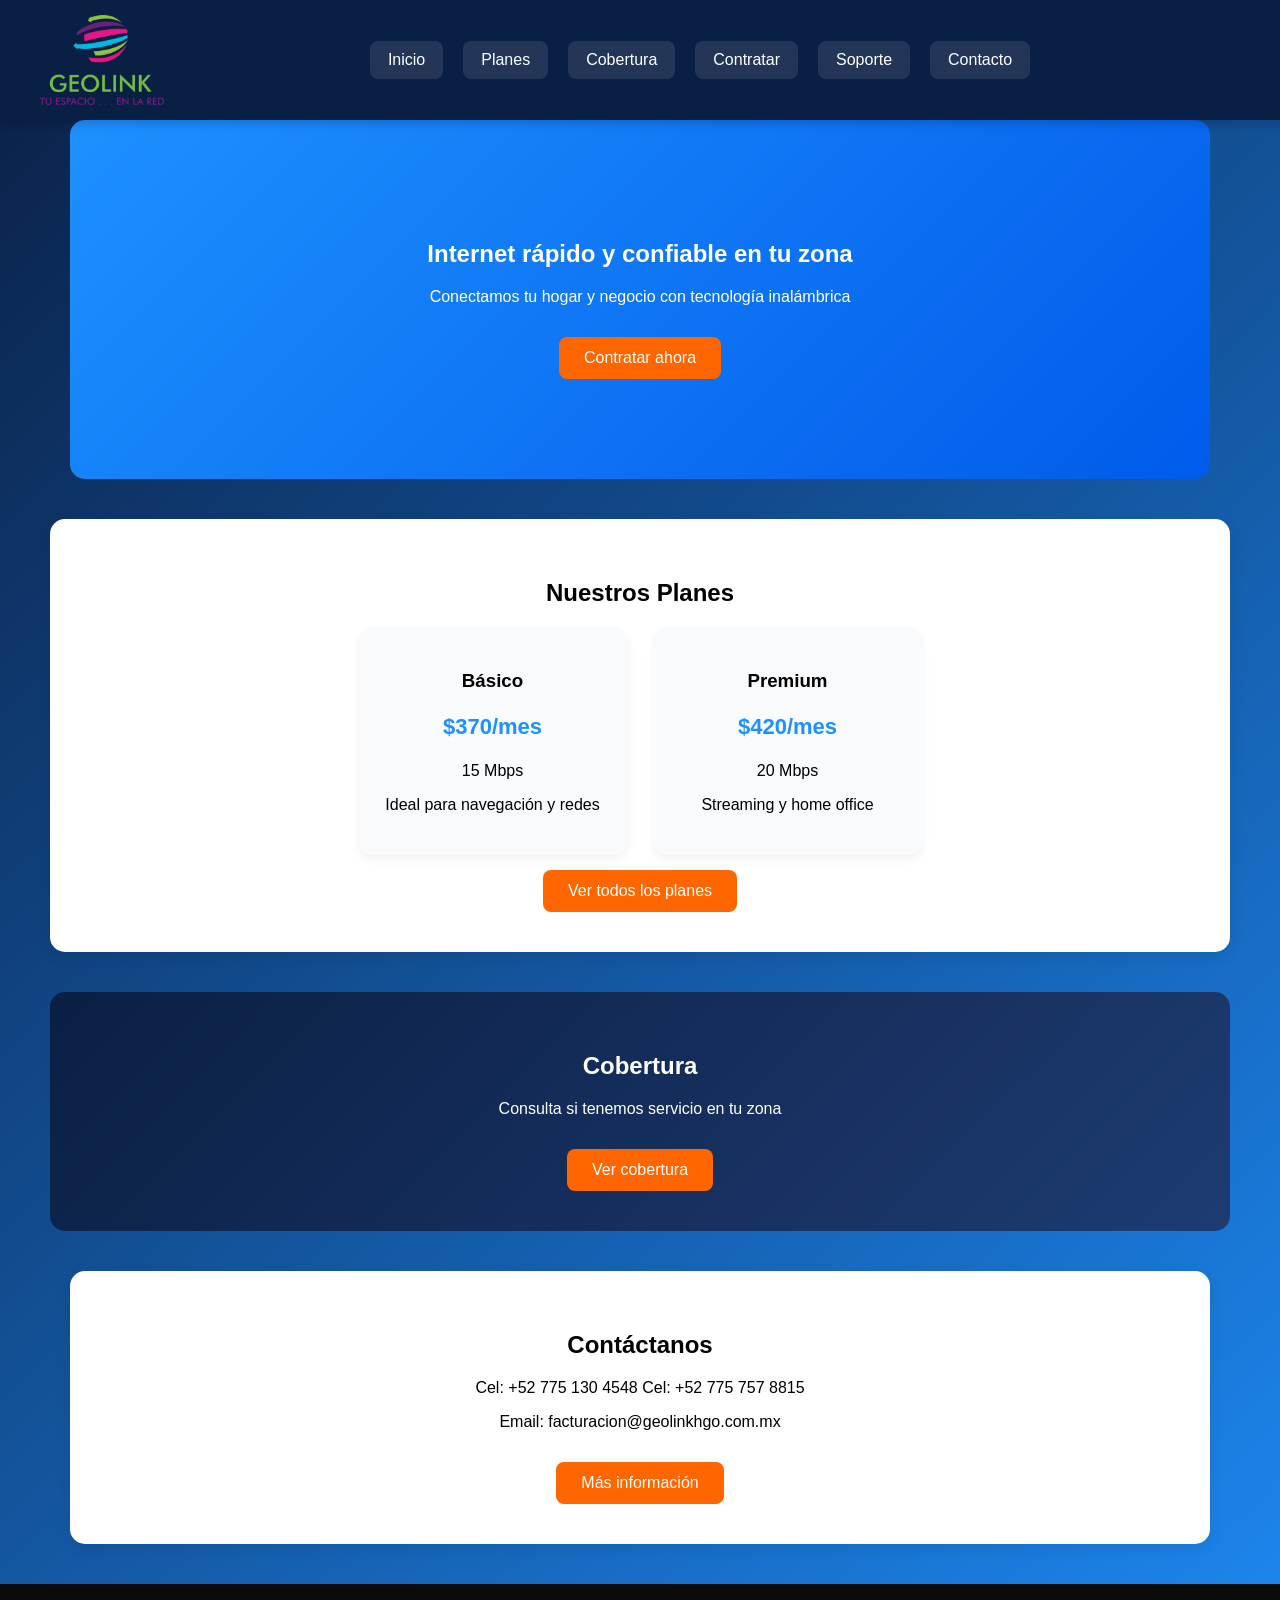
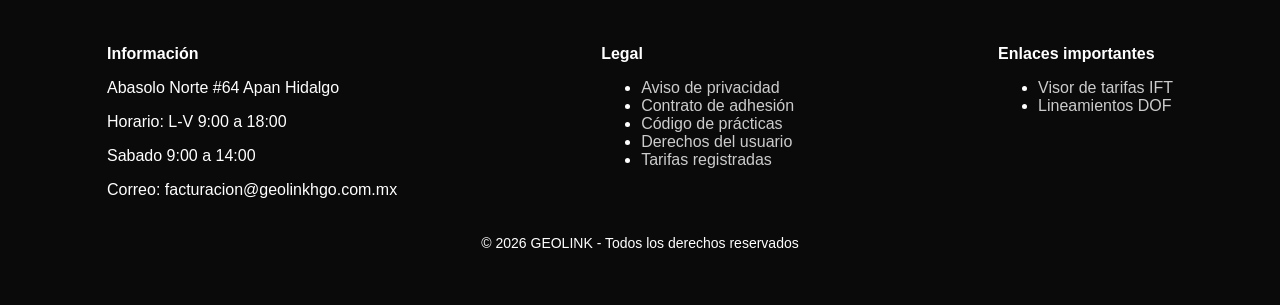
<file: index.html>
<!DOCTYPE html>
<html lang="es">
<head>
    <meta charset="UTF-8">
    <meta name="viewport" content="width=device-width, initial-scale=1.0">
    <title>GEOLINK Internet inalámbrico</title>

    <link rel="stylesheet" href="styles.css">
</head>
<body>

<!-- 🔝 NAVBAR -->
<header>
    <nav class="navbar">
        <a href="index.html" class="logo">
            <img src="LogoLegacy.png" alt="GEOLINK">
        </a>

        <!-- Botón Hamburguesa -->
        <button class="hamburger" id="hamburger">
            <span></span>
            <span></span>
            <span></span>
        </button>

        <ul class="menu" id="menu">
            <li><a href="index.html">Inicio</a></li>
            <li><a href="planes.html">Planes</a></li>
            <li><a href="cobertura.html">Cobertura</a></li>
            <li><a href="contratar.html">Contratar</a></li>
            <li><a href="soporte.html">Soporte</a></li>
            <li><a href="contacto.html">Contacto</a></li>
        </ul>
    </nav>
</header>

<!-- 🚀 HERO -->
<section class="hero">
    <h1>Internet rápido y confiable en tu zona</h1>
    <p>Conectamos tu hogar y negocio con tecnología inalámbrica</p>
    <a href="contratar.html" class="btn">Contratar ahora</a>
</section>

<!-- 💰 PLANES DESTACADOS -->
<section class="planes">
    <h2>Nuestros Planes</h2>

    <div class="cards">
        <div class="card">
            <h3>Básico</h3>
            <p class="precio">$370/mes</p>
            <p>15 Mbps</p>
            <p>Ideal para navegación y redes</p>
        </div>

        <div class="card">
            <h3>Premium</h3>
            <p class="precio">$420/mes</p>
            <p>20 Mbps</p>
            <p>Streaming y home office</p>
        </div>
    </div>

    <a href="planes.html" class="btn">Ver todos los planes</a>
</section>

<!-- 📡 COBERTURA -->
<section class="cobertura">
    <h2>Cobertura</h2>
    <p>Consulta si tenemos servicio en tu zona</p>
    <a href="cobertura.html" class="btn">Ver cobertura</a>
</section>

<!-- 📞 CONTACTO RÁPIDO -->
<section class="contacto">
    <h2>Contáctanos</h2>
    <p>Cel: +52 775 130 4548
       Cel: +52 775 757 8815 
    </p>
    <p>Email: facturacion@geolinkhgo.com.mx</p>
    <a href="contacto.html" class="btn">Más información</a>
</section>

<!-- ⚖️ FOOTER LEGAL (CLAVE PARA IFT / PROFECO) -->
<footer>
    <div class="footer-content">
        
        <div>
            <h4>Información</h4>
            <p>Abasolo Norte #64 Apan Hidalgo</p>
            <p>Horario: L-V 9:00 a 18:00</p>
            <p>      Sabado 9:00 a 14:00</p>
            <p>Correo: facturacion@geolinkhgo.com.mx</p>
        </div>

        <div>
            <h4>Legal</h4>
            <ul>
                <li><a href="legal/aviso-privacidad.html">Aviso de privacidad</a></li>
                <li><a href="legal/contrato.html">Contrato de adhesión</a></li>
                <li><a href="legal/codigo-practicas.html">Código de prácticas</a></li>
                <li><a href="legal/derechos-usuario.html">Derechos del usuario</a></li>
                <li><a href="legal/tarifas.html">Tarifas registradas</a></li>
            </ul>
        </div>

        <div>
            <h4>Enlaces importantes</h4>
            <ul>
                <li><a href="https://tarifas.ift.org.mx/ift_visor/" target="_blank">Visor de tarifas IFT</a></li>
                <li><a href="https://www.dof.gob.mx/" target="_blank">Lineamientos DOF</a></li>
            </ul>
        </div>

    </div>

    <p class="copy">© 2026 GEOLINK - Todos los derechos reservados</p>
</footer>
<script src="script.js"></script>
</body>
</html>
</file>
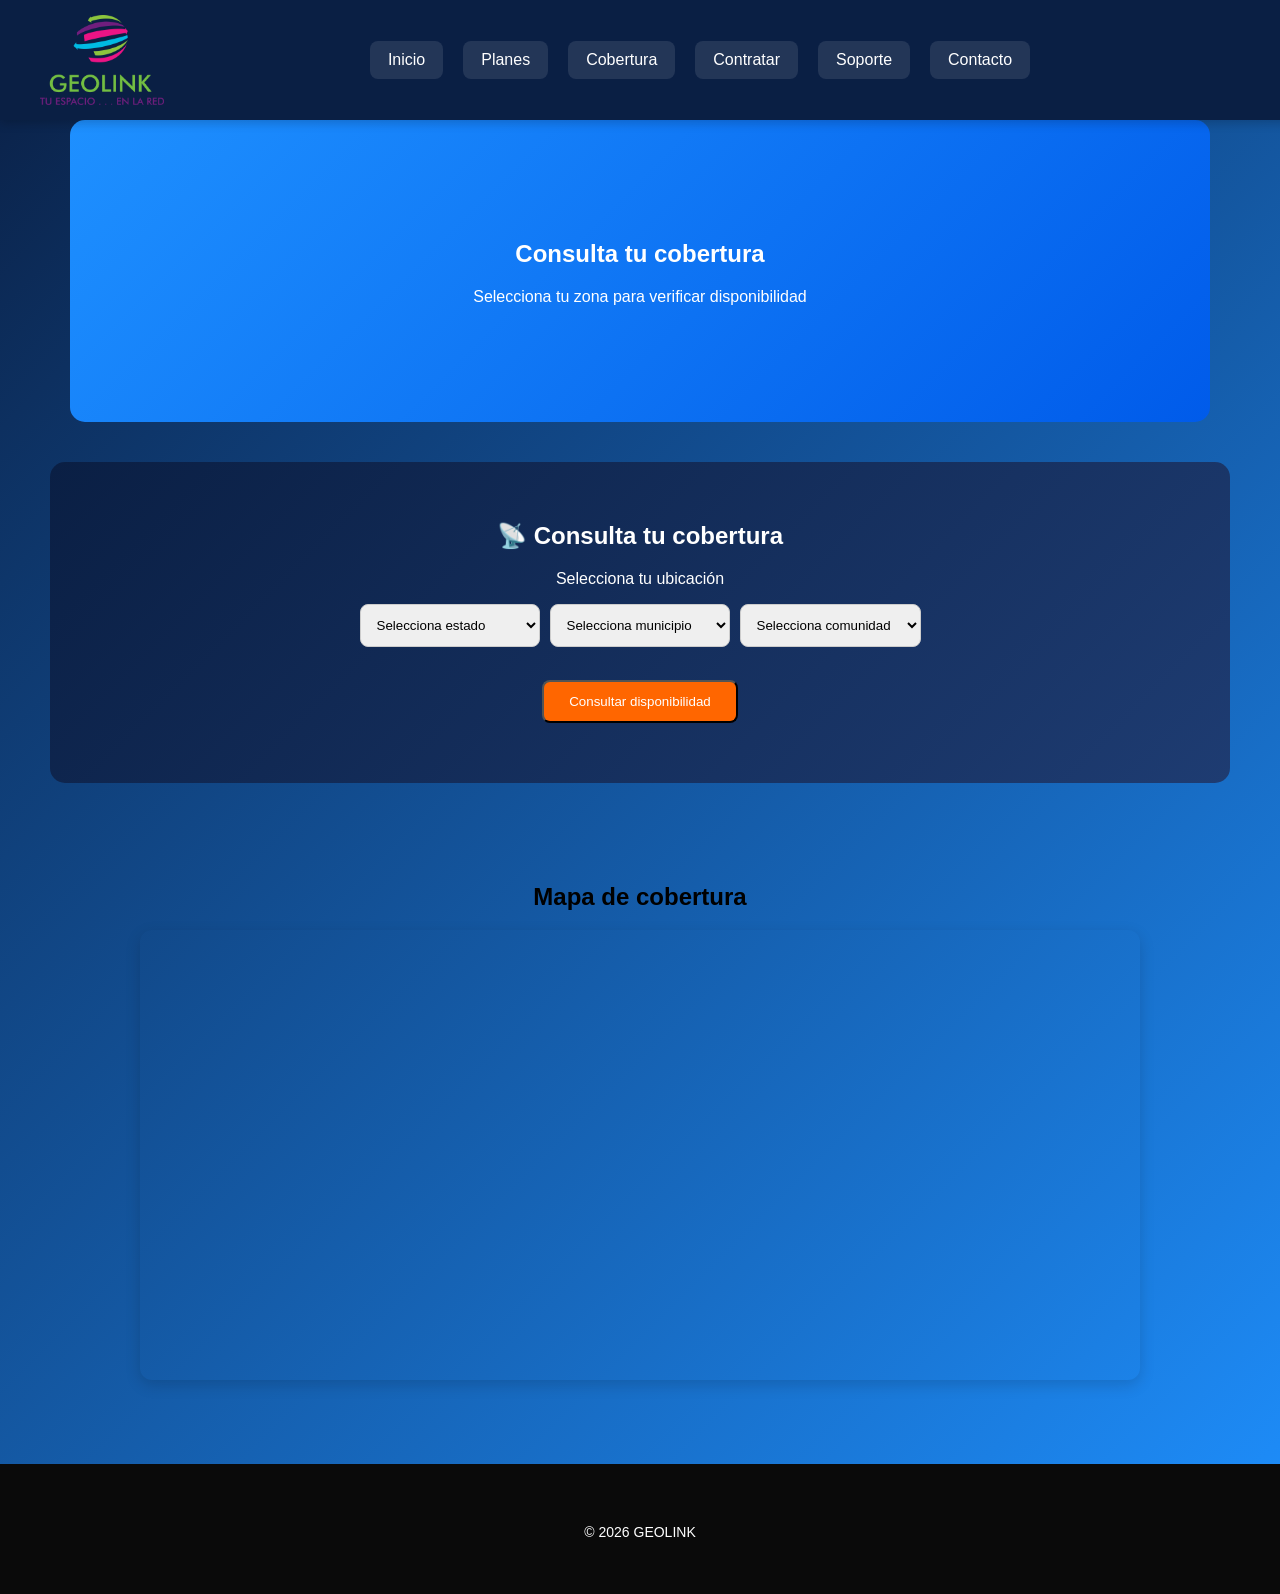
<file: cobertura.html>
<!DOCTYPE html>
<html lang="es">
<head>
    <meta charset="UTF-8">
    <meta name="viewport" content="width=device-width, initial-scale=1.0">
    <title>Cobertura - GEOLINK</title>

    <link rel="stylesheet" href="styles.css">
</head>
<body>

<!-- 🔝 NAVBAR -->
<header>
    <nav class="navbar">
        <a href="index.html" class="logo">
            <img src="LogoLegacy.png" alt="GEOLINK">
        </a>

        <!-- Botón Hamburguesa -->
        <button class="hamburger" id="hamburger">
            <span></span>
            <span></span>
            <span></span>
        </button>

        <ul class="menu" id="menu">
            <li><a href="index.html">Inicio</a></li>
            <li><a href="planes.html">Planes</a></li>
            <li><a href="cobertura.html">Cobertura</a></li>
            <li><a href="contratar.html">Contratar</a></li>
            <li><a href="soporte.html">Soporte</a></li>
            <li><a href="contacto.html">Contacto</a></li>
        </ul>
    </nav>
</header>

<!-- HERO -->
<section class="hero">
    <h1>Consulta tu cobertura</h1>
    <p>Selecciona tu zona para verificar disponibilidad</p>
</section>

<!-- MENÚ DE ZONAS -->
<section class="cobertura">

    <h2>📡 Consulta tu cobertura</h2>
    <p>Selecciona tu ubicación</p>

    <div class="filtros">

        <!-- ESTADO -->
        <select id="estado" onchange="cargarMunicipios()">
            <option value="">Selecciona estado</option>
            <option value="hidalgo">Hidalgo</option>
            <option value="EdoMex">Estado de México</option>
        </select>

        <!-- MUNICIPIO -->
        <select id="municipio" onchange="cargarComunidades()">
            <option value="">Selecciona municipio</option>
        </select>

        <!-- COMUNIDAD -->
        <select id="comunidad">
            <option value="">Selecciona comunidad</option>
        </select>

    </div>

    <br>

    <button onclick="consultarCobertura()" class="btn">
        Consultar disponibilidad
    </button>

    <p id="resultado"></p>

</section>

<!-- MAPA -->
<section class="mapa">

    <h2>Mapa de cobertura</h2>

    <iframe 
        src="https://www.google.com/maps/d/embed?mid=1DD0y2FEWiGMib_-i3435T0fnAOMF3aI&ehbc=2E312F"
        width="100%" 
        height="450"
        style="border-radius: 12px;">
    </iframe>

</section>

<footer>
    <p class="copy">© 2026 GEOLINK</p>
</footer>

<script src="script.js"></script>
</body>
</html>
</file>
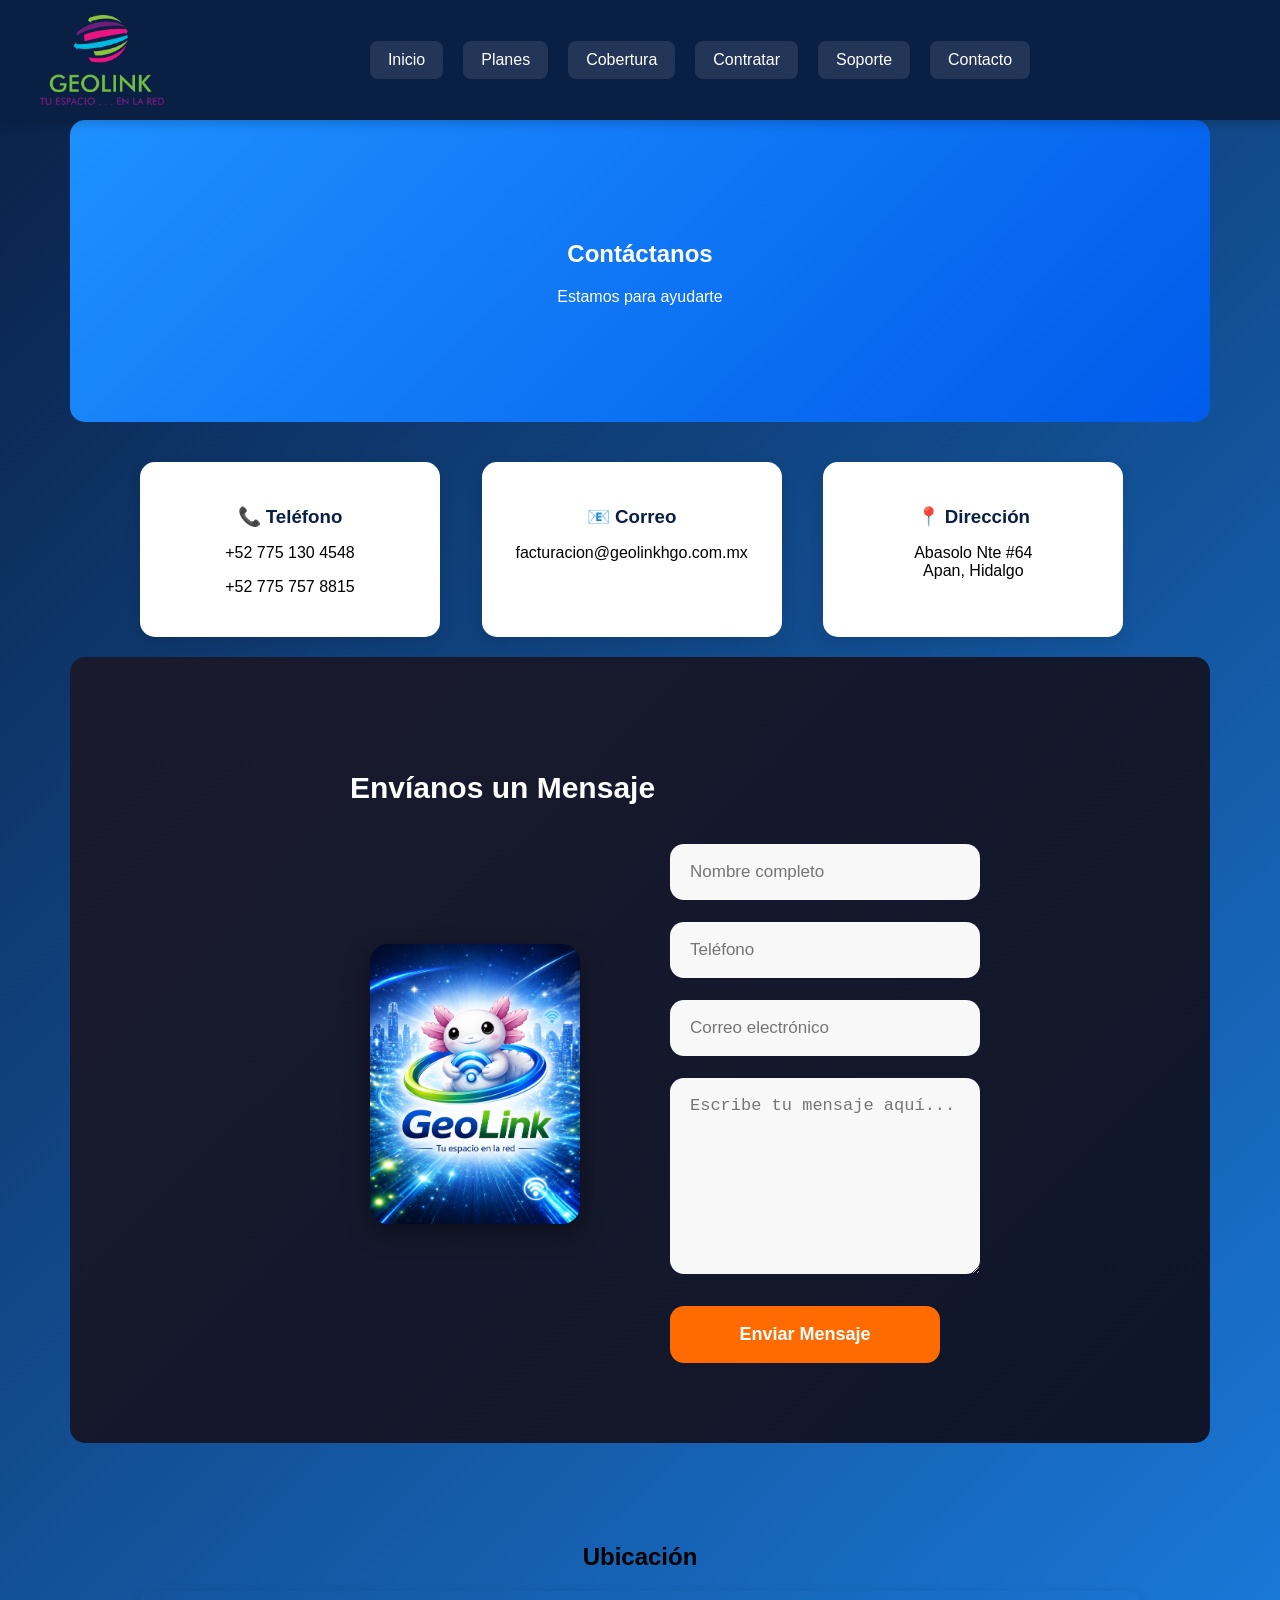
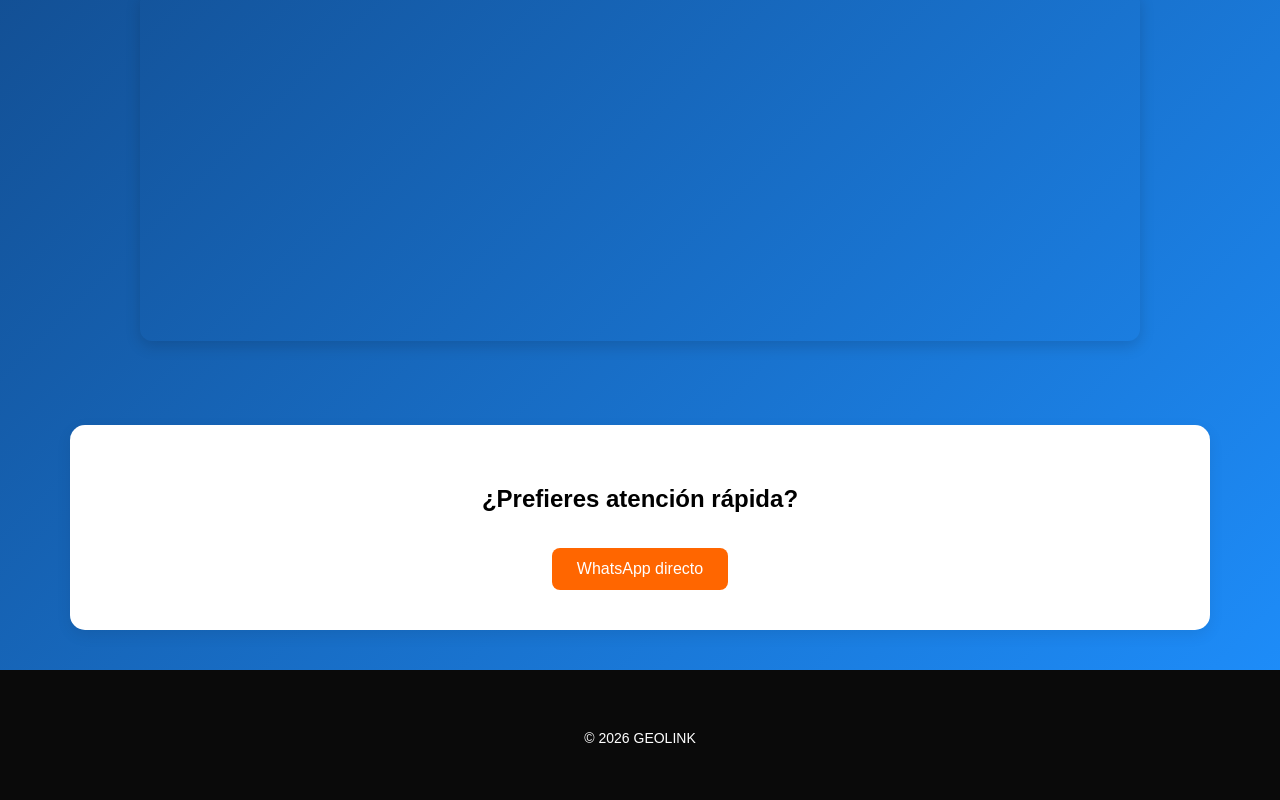
<file: contacto.html>
<!DOCTYPE html>
<html lang="es">
<head>
    <meta charset="UTF-8">
    <meta name="viewport" content="width=device-width, initial-scale=1.0">
    <title>Contacto - GEOLINK</title>

    <link rel="stylesheet" href="styles.css">
</head>
<body>

<!-- 🔝 NAVBAR -->
<header>
    <nav class="navbar">
        <a href="index.html" class="logo">
            <img src="LogoLegacy.png" alt="GEOLINK">
        </a>

        <!-- Botón Hamburguesa -->
        <button class="hamburger" id="hamburger">
            <span></span>
            <span></span>
            <span></span>
        </button>

        <ul class="menu" id="menu">
            <li><a href="index.html">Inicio</a></li>
            <li><a href="planes.html">Planes</a></li>
            <li><a href="cobertura.html">Cobertura</a></li>
            <li><a href="contratar.html">Contratar</a></li>
            <li><a href="soporte.html">Soporte</a></li>
            <li><a href="contacto.html">Contacto</a></li>
        </ul>
    </nav>
</header>

<!-- HERO -->
<section class="hero">
    <h1>Contáctanos</h1>
    <p>Estamos para ayudarte</p>
</section>

<!-- INFO CONTACTO -->
<section class="contacto-info">

    <div class="info-box">
        <h3>📞 Teléfono</h3>
        <p>+52 775 130 4548</p>
        <p>+52 775 757 8815</p>
    </div>

    <div class="info-box">
        <h3>📧 Correo</h3>
        <p>facturacion@geolinkhgo.com.mx</p>
    </div>

    <div class="info-box">
        <h3>📍 Dirección</h3>
        <p>Abasolo Nte #64<br>Apan, Hidalgo</p>
    </div>

</section>

<!-- FORMULARIO -->
<section class="formulario">
    <div class="formulario-contenedor">
        <h2>Envíanos un Mensaje</h2>

        <div class="contenido-contacto">
            
            <!-- IMAGEN -->
            <div class="lado-imagen">
                <img src="logo.jpg" alt="Atención GEOLINK" class="img-contacto">
            </div>

            <!-- FORMULARIO -->
            <div class="lado-formulario">
                <form id="formContacto">
                    <input type="text" id="nombre" placeholder="Nombre completo" required>
                    <input type="tel" id="telefono" placeholder="Teléfono">
                    <input type="email" id="correo" placeholder="Correo electrónico" required>
                    <textarea id="mensaje" placeholder="Escribe tu mensaje aquí..." required></textarea>

                    <button type="submit" class="btn">
                        Enviar Mensaje
                    </button>
                </form>
            </div>

        </div>
    </div>
</section>

<!-- MAPA -->
<section class="mapa">

    <h2>Ubicación</h2>

    <iframe 
        src="https://www.google.com/maps?q=Apan,Hidalgo&output=embed"
        width="100%" 
        height="350"
        style="border-radius: 12px;">
    </iframe>

</section>

<!-- CTA -->
<section class="contacto">

    <h2>¿Prefieres atención rápida?</h2>

    <a href="https://wa.me/5217751304548" target="_blank" class="btn">
        WhatsApp directo
    </a>

</section>

<!-- FOOTER -->
<footer>
    <p class="copy">© 2026 GEOLINK</p>
</footer>

<script src="script.js"></script>
</body>
</html>
</file>
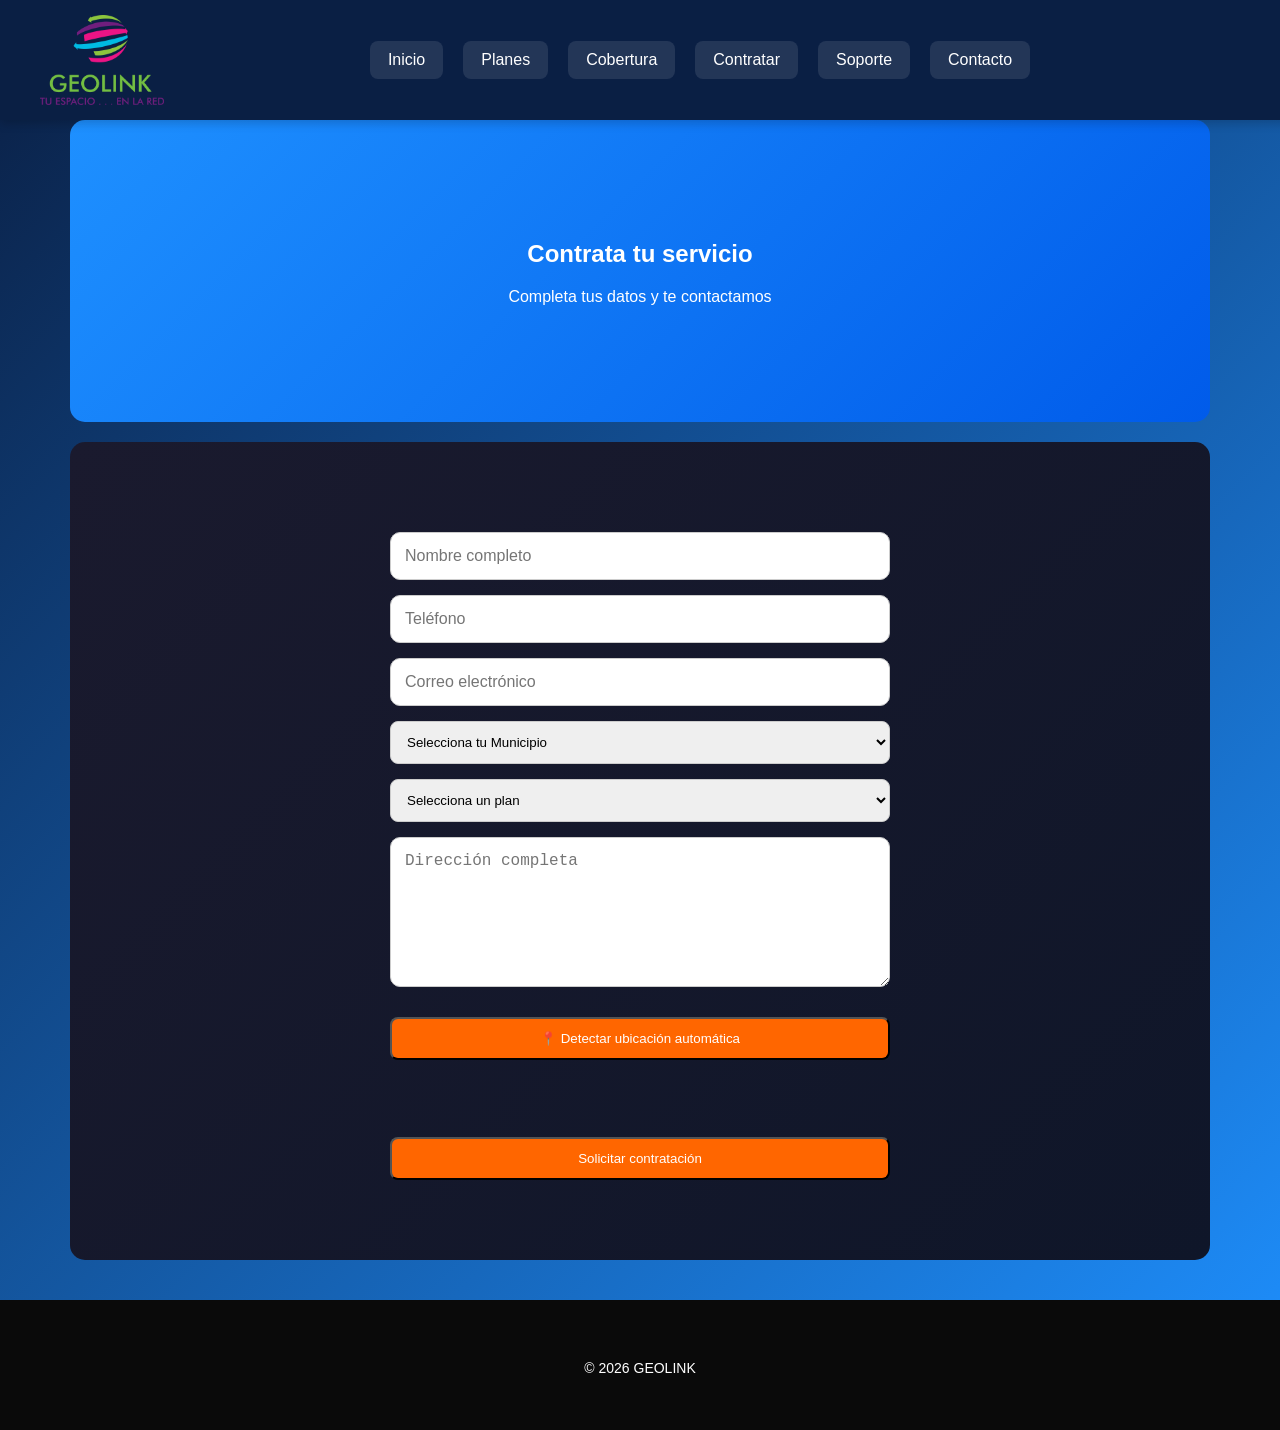
<file: contratar.html>
<!DOCTYPE html>
<html lang="es">
<head>
    <meta charset="UTF-8">
    <meta name="viewport" content="width=device-width, initial-scale=1.0">
    <title>Contratar - GEOLINK</title>

    <link rel="stylesheet" href="styles.css">
</head>
<body>

<!-- 🔝 NAVBAR -->
<header>
    <nav class="navbar">
        <a href="index.html" class="logo">
            <img src="LogoLegacy.png" alt="GEOLINK">
        </a>

        <!-- Botón Hamburguesa -->
        <button class="hamburger" id="hamburger">
            <span></span>
            <span></span>
            <span></span>
        </button>

        <ul class="menu" id="menu">
            <li><a href="index.html">Inicio</a></li>
            <li><a href="planes.html">Planes</a></li>
            <li><a href="cobertura.html">Cobertura</a></li>
            <li><a href="contratar.html">Contratar</a></li>
            <li><a href="soporte.html">Soporte</a></li>
            <li><a href="contacto.html">Contacto</a></li>
        </ul>
    </nav>
</header>

<!-- HERO -->
<section class="hero">
    <h1>Contrata tu servicio</h1>
    <p>Completa tus datos y te contactamos</p>
</section>

<!-- FORMULARIO -->
<section class="formulario">

    <form id="formContratar">

        <input type="text" id="nombre" placeholder="Nombre completo" required>

        <input type="tel" id="telefono" placeholder="Teléfono" required>

        <input type="email" id="correo" placeholder="Correo electrónico">

        <!-- ZONA -->
        <select id="comunidad" required>
            <option value="">Selecciona tu Municipio</option>
            <option value="Apan">Apan</option>
            <option value="Almoloya">Almoloya</option>
            <option value="Axapuco">Axapusco</option>
            <option value="Emiliano Zapata">Emiliano Zapata</option>
            <option value="Tepeapulco">Tepeapulco</option>
            <option value="Otra">Otra</option>
        </select>

        <!-- PLAN -->
        <select id="plan" required>
            <option value="">Selecciona un plan</option>
            <option value="Básico 15 Mbps">$370 - Básico</option>
            <option value="Premium 20 Mbps">$420 - Premium</option>
            <!--<option value="Empresarial 50 Mbps">$699 - Empresarial</option>-->
        </select>

        <textarea id="direccion" placeholder="Dirección completa"></textarea>

        <button type="button" onclick="obtenerUbicacion()" class="btn">
    📍 Detectar ubicación automática
</button>
<p id="ubicacionTexto"></p>

        <button type="submit" class="btn">
            Solicitar contratación
        </button>

    </form>

</section>

<!-- FOOTER -->
<footer>
    <p class="copy">© 2026 GEOLINK</p>
</footer>

<script src="script.js"></script>
</body>
</html>
</file>
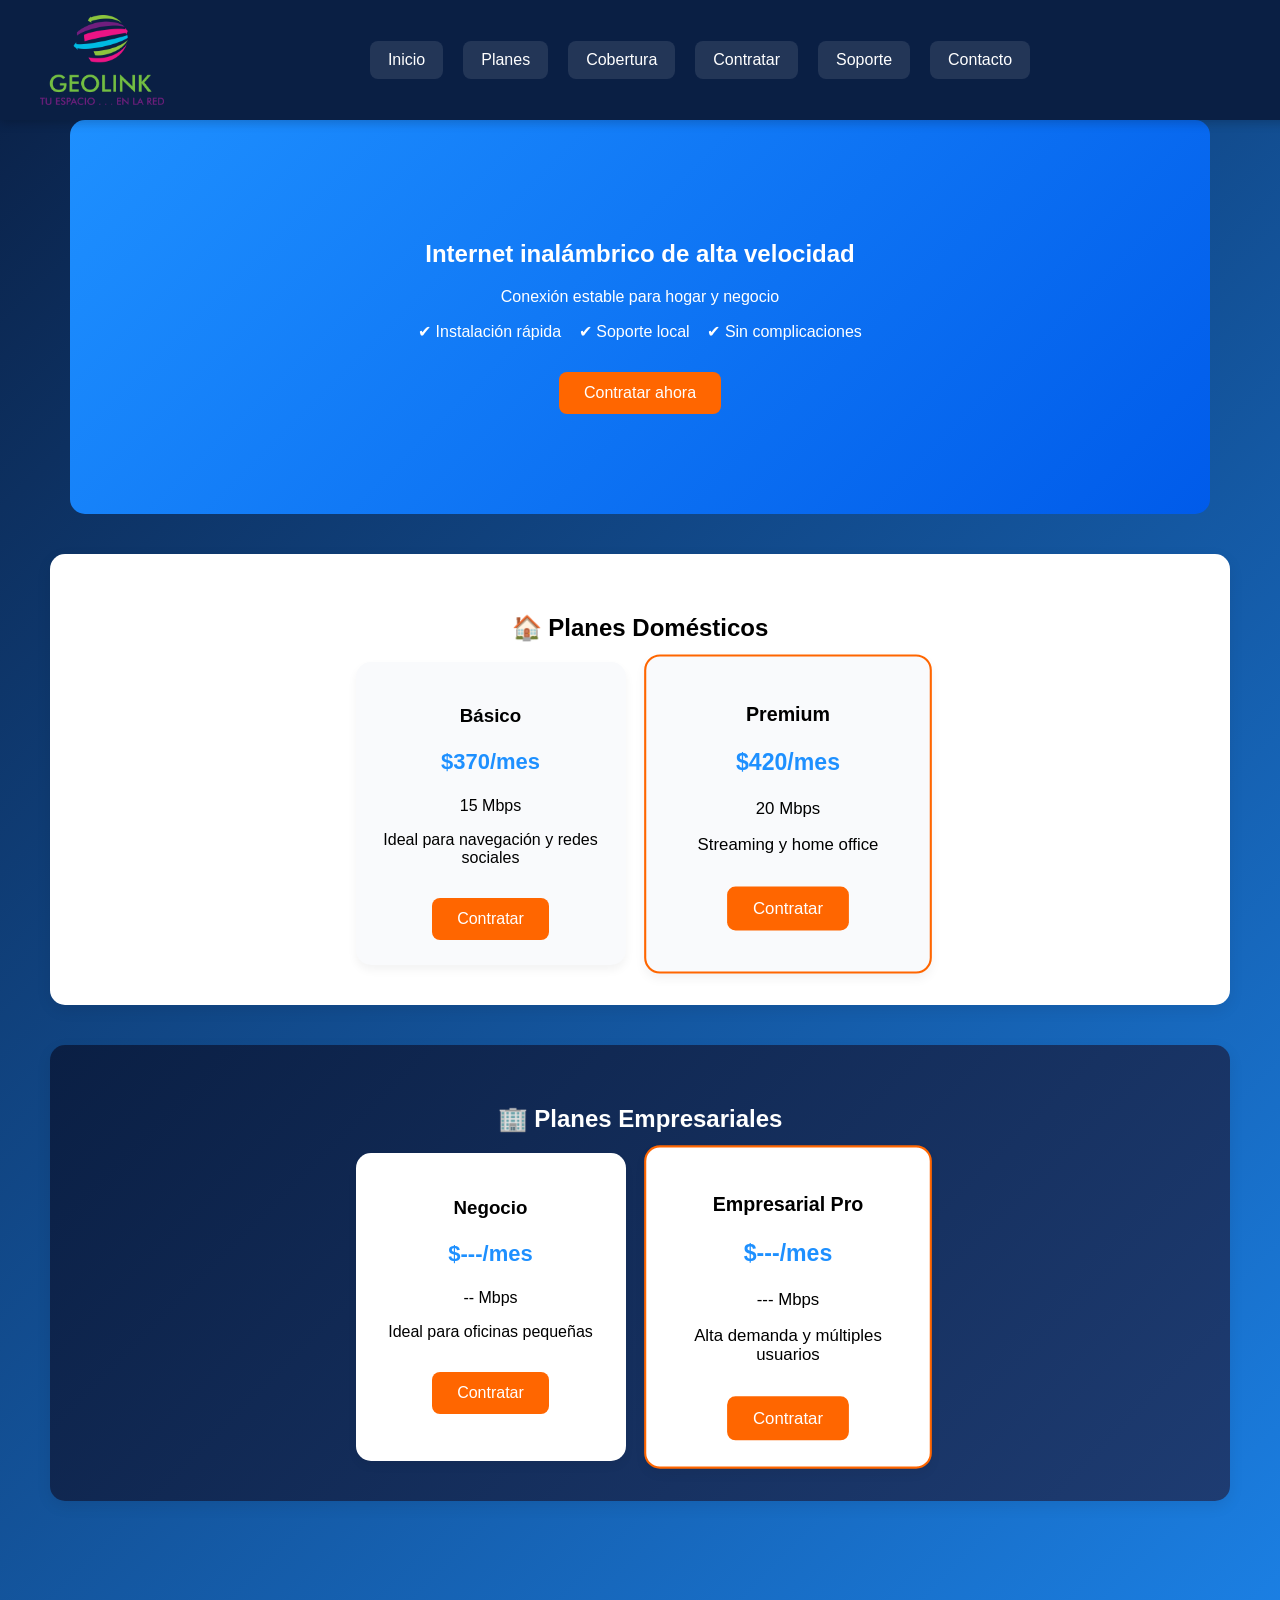
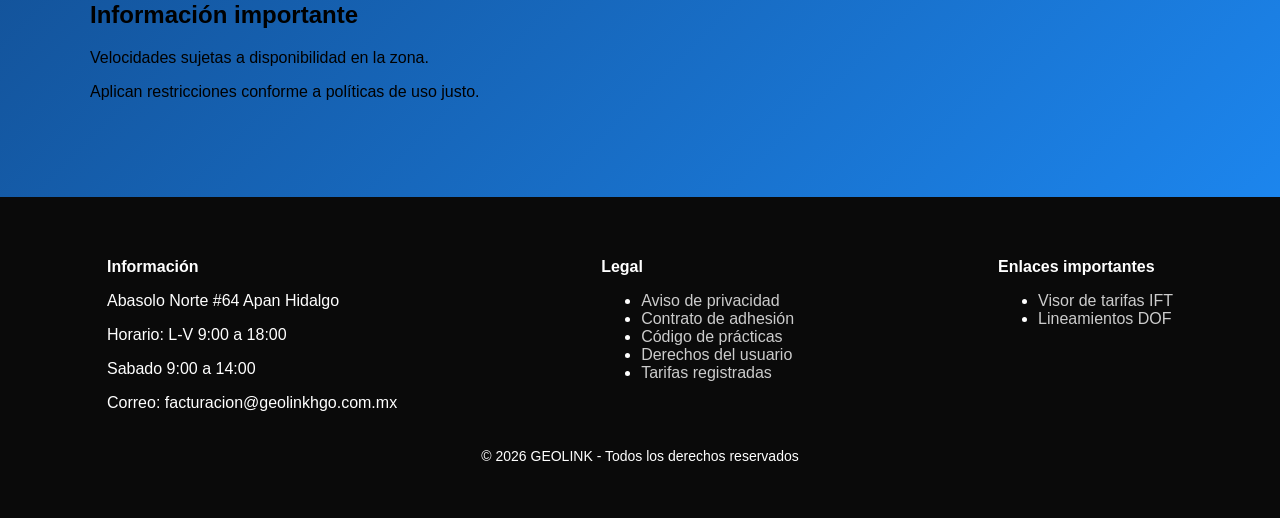
<file: planes.html>
<!DOCTYPE html>
<html lang="es">
<head>
    <meta charset="UTF-8">
    <meta name="viewport" content="width=device-width, initial-scale=1.0">
    <title>Planes - GEOLINK</title>

    <link rel="stylesheet" href="styles.css">
</head>
<body>

<!-- 🔝 NAVBAR -->
<header>
    <nav class="navbar">
        <a href="index.html" class="logo">
            <img src="LogoLegacy.png" alt="GEOLINK">
        </a>

        <!-- Botón Hamburguesa -->
        <button class="hamburger" id="hamburger">
            <span></span>
            <span></span>
            <span></span>
        </button>

        <ul class="menu" id="menu">
            <li><a href="index.html">Inicio</a></li>
            <li><a href="planes.html">Planes</a></li>
            <li><a href="cobertura.html">Cobertura</a></li>
            <li><a href="contratar.html">Contratar</a></li>
            <li><a href="soporte.html">Soporte</a></li>
            <li><a href="contacto.html">Contacto</a></li>
        </ul>
    </nav>
</header>

<!-- 💰 HERO -->
<section class="hero">

    <div class="hero-content">
        <h1>Internet inalámbrico de alta velocidad</h1>

        <p class="sub">
            Conexión estable para hogar y negocio
        </p>

        <p class="beneficios">
            ✔ Instalación rápida &nbsp;&nbsp; ✔ Soporte local &nbsp;&nbsp; ✔ Sin complicaciones
        </p>

        <div class="hero-buttons">
            <a href="contratar.html" class="btn">Contratar ahora</a>
        </div>
    </div>

</section>

<!-- 🏠 PLANES DOMÉSTICOS -->
<section class="planes">
    <h2>🏠 Planes Domésticos</h2>

    <div class="cards">

        <div class="card">
            <h3>Básico</h3>
            <p class="precio">$370/mes</p>
            <p>15 Mbps</p>
            <p>Ideal para navegación y redes sociales</p>
            <a href="contratar.html" class="btn">Contratar</a>
        </div>

        <div class="card destacado">
            <h3>Premium</h3>
            <p class="precio">$420/mes</p>
            <p>20 Mbps</p>
            <p>Streaming y home office</p>
            <a href="contratar.html" class="btn">Contratar</a>
        </div>

    </div>
</section>

<!-- 🏢 PLANES EMPRESARIALES -->
<section class="planes empresas">
    <h2>🏢 Planes Empresariales</h2>

    <div class="cards">

        <div class="card">
            <h3>Negocio</h3>
            <p class="precio">$---/mes</p>
            <p>-- Mbps</p>
            <p>Ideal para oficinas pequeñas</p>
            <a href="contratar.html" class="btn">Contratar</a>
        </div>

        <div class="card destacado">
            <h3>Empresarial Pro</h3>
            <p class="precio">$---/mes</p>
            <p>--- Mbps</p>
            <p>Alta demanda y múltiples usuarios</p>
            <a href="contratar.html" class="btn">Contratar</a>
        </div>

    </div>
</section>

<!-- 📊 INFO ADICIONAL -->
<section class="info">
    <h2>Información importante</h2>
    <p>Velocidades sujetas a disponibilidad en la zona.</p>
    <p>Aplican restricciones conforme a políticas de uso justo.</p>
</section>

<!-- ⚖️ FOOTER -->
<footer>
    <div class="footer-content">
        
        <div>
            <h4>Información</h4>
            <p>Abasolo Norte #64 Apan Hidalgo</p>
            <p>Horario: L-V 9:00 a 18:00</p>
            <p>      Sabado 9:00 a 14:00</p>
            <p>Correo: facturacion@geolinkhgo.com.mx</p>
        </div>

        <div>
            <h4>Legal</h4>
            <ul>
                <li><a href="legal/aviso-privacidad.html">Aviso de privacidad</a></li>
                <li><a href="legal/contrato.html">Contrato de adhesión</a></li>
                <li><a href="legal/codigo-practicas.html">Código de prácticas</a></li>
                <li><a href="legal/derechos-usuario.html">Derechos del usuario</a></li>
                <li><a href="legal/tarifas.html">Tarifas registradas</a></li>
            </ul>
        </div>

        <div>
            <h4>Enlaces importantes</h4>
            <ul>
                <li><a href="https://tarifas.ift.org.mx/ift_visor/" target="_blank">Visor de tarifas IFT</a></li>
                <li><a href="https://www.dof.gob.mx/" target="_blank">Lineamientos DOF</a></li>
            </ul>
        </div>

    </div>

    <p class="copy">© 2026 GEOLINK - Todos los derechos reservados</p>
</footer>
<script src="script.js"></script>
</body>
</html>
</file>
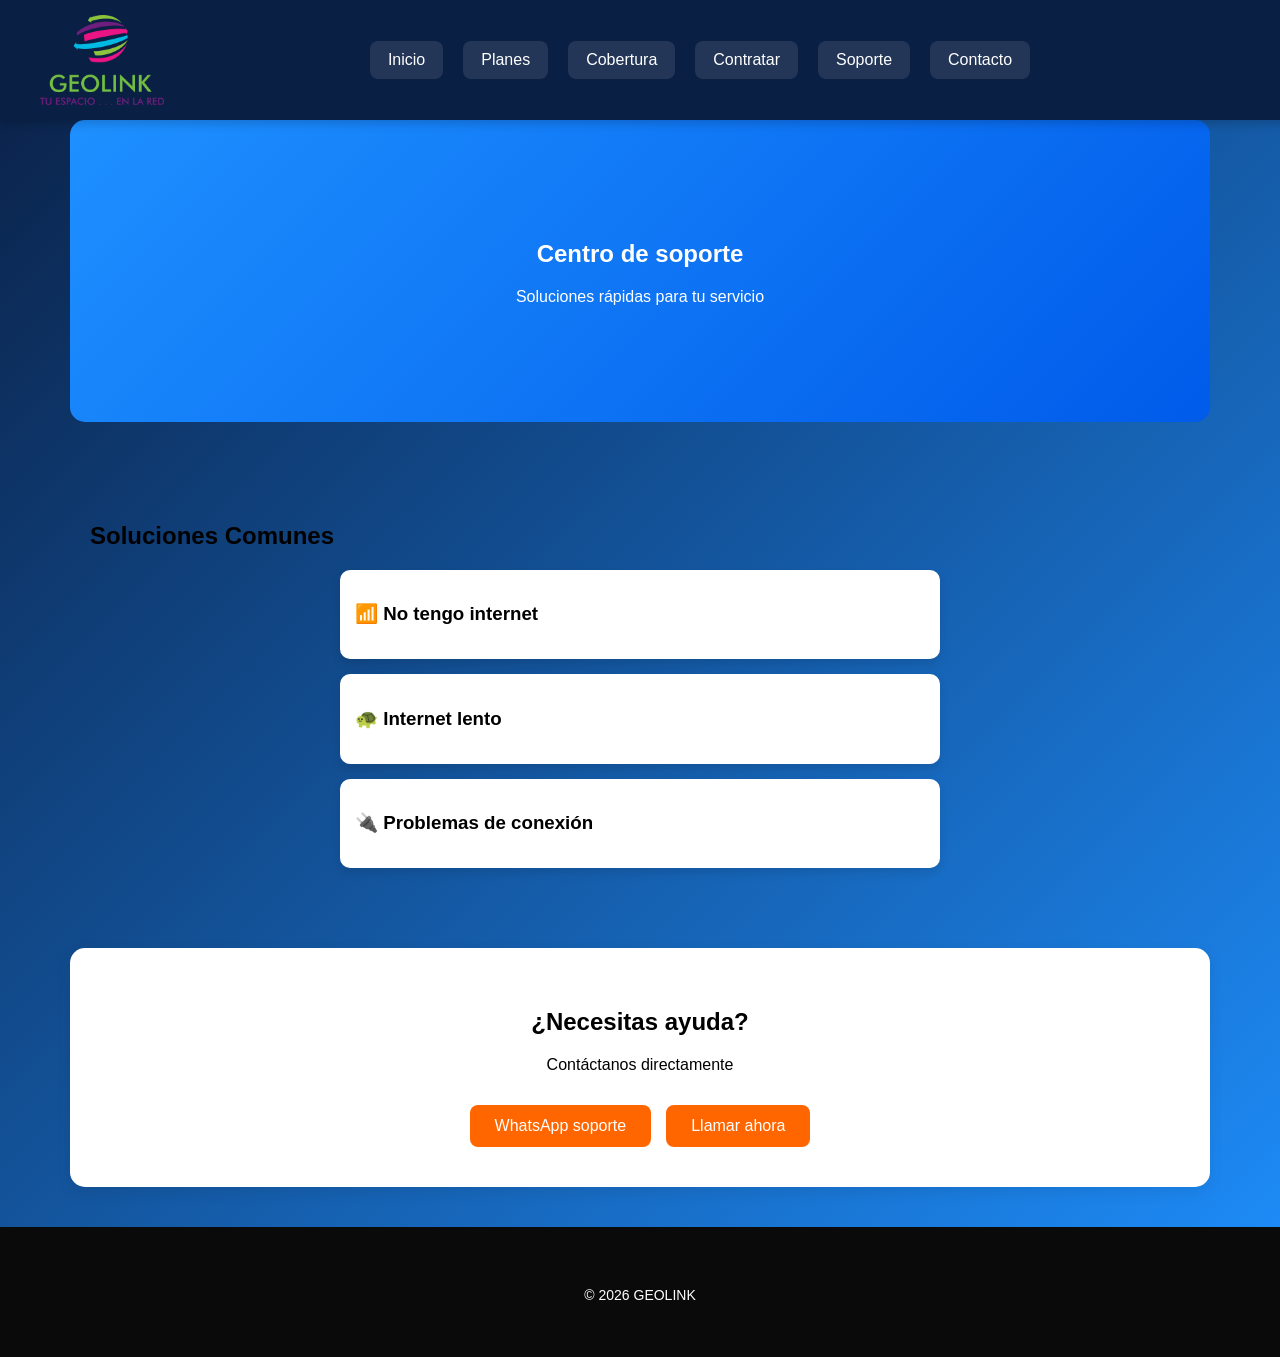
<file: soporte.html>
<!DOCTYPE html>
<html lang="es">
<head>
    <meta charset="UTF-8">
    <meta name="viewport" content="width=device-width, initial-scale=1.0">
    <title>Soporte - GEOLINK</title>

    <link rel="stylesheet" href="styles.css">
</head>
<body>

<!-- 🔝 NAVBAR -->
<header>
    <nav class="navbar">
        <a href="index.html" class="logo">
            <img src="LogoLegacy.png" alt="GEOLINK">
        </a>

        <!-- Botón Hamburguesa -->
        <button class="hamburger" id="hamburger">
            <span></span>
            <span></span>
            <span></span>
        </button>

        <ul class="menu" id="menu">
            <li><a href="index.html">Inicio</a></li>
            <li><a href="planes.html">Planes</a></li>
            <li><a href="cobertura.html">Cobertura</a></li>
            <li><a href="contratar.html">Contratar</a></li>
            <li><a href="soporte.html">Soporte</a></li>
            <li><a href="contacto.html">Contacto</a></li>
        </ul>
    </nav>
</header>

<!-- HERO -->
<section class="hero">
    <h1>Centro de soporte</h1>
    <p>Soluciones rápidas para tu servicio</p>
</section>

<!-- AYUDA RÁPIDA -->
<section class="soporte">

    <h2>Soluciones Comunes</h2>

    <div class="faq">

        <div class="item" onclick="toggleFAQ(this)">
            <h3>📶 No tengo internet</h3>
            <p>Reinicia tu router, revisa cables y espera 5 minutos.</p>
        </div>

        <div class="item" onclick="toggleFAQ(this)">
            <h3>🐢 Internet lento</h3>
            <p>Evita descargas simultáneas y revisa la distancia al equipo.</p>
        </div>

        <div class="item" onclick="toggleFAQ(this)">
            <h3>🔌 Problemas de conexión</h3>
            <p>Verifica que todos los cables estén bien conectados.</p>
        </div>

    </div>

</section>



<!-- CONTACTO SOPORTE -->
<section class="contacto">

    <h2>¿Necesitas ayuda?</h2>
    <p>Contáctanos directamente</p>

    <div class="botones-soporte">
        <a href="https://wa.me/527751232753" target="_blank" class="btn">
            WhatsApp soporte
        </a>

        <a href="tel:+527751232753" class="btn btn-secundario">
            Llamar ahora
        </a>
    </div>

</section>

<!-- FOOTER -->
<footer>
    <p class="copy">© 2026 GEOLINK</p>
</footer>

<script src="script.js"></script>
</body>
</html>
</file>
<file: styles.css>
/* RESET */
body {
    margin: 0;
    font-family: Arial, sans-serif;

    background: linear-gradient(135deg, #0a1f44, #1e90ff);
    min-height: 100vh;

      margin: 0;
    padding-top: 80px; /* 🔥 ajusta según altura del navbar */
}

/* NAVBAR FIJO */
.navbar {
    position: fixed;   /* 🔥 lo fija */
    top: 0;
    left: 0;
    width: 100%;

    display: grid;
    grid-template-columns: 1fr auto 1fr;
    align-items: center;

    background: #0a1f44;
    padding: 15px 40px;

    z-index: 1000; /* 🔥 evita que se tape */
    box-shadow: 0 3px 10px rgba(0,0,0,0.2);
}

.logo img {
    height: 90px;
    width: auto;
    display: block;
}

.menu a {
    position: relative;
}

.menu a::after {
    content: "";
    position: absolute;
    width: 0;
    height: 2px;
    background: #ff6600;
    left: 0;
    bottom: -5px;
    transition: 0.3s;
}

.menu a:hover::after {
    width: 100%;
}

/* HERO */
.hero {
    text-align: center;
    padding: 100px 20px;
    background: linear-gradient(135deg, #1e90ff, #005bea);
    color: white;
}

/* BOTONES */
.btn {
    display: inline-block;
    margin-top: 15px;
    padding: 12px 25px;
    background: #ff6600;
    color: white;
    text-decoration: none;
    border-radius: 8px;
    transition: 0.3s;
}

.btn:hover {
    background: #e65c00;
}

/* SECCIONES (esto da separación visual) */
section {
    margin: 40px auto;
    max-width: 1100px;
    padding: 40px;
    border-radius: 15px;
}

/* PLANES */
.planes {
    background: white;
    text-align: center;
    box-shadow: 0 5px 15px rgba(0,0,0,0.08);
}

.cards {
    display: flex;
    justify-content: center;
    gap: 25px;
    flex-wrap: wrap;
}

.card {
    background: #f9fafc;
    border-radius: 15px;
    padding: 25px;
    width: 220px;
    box-shadow: 0 5px 10px rgba(0,0,0,0.05);
    transition: 0.3s;
}

.card:hover {
    transform: translateY(-5px);
}

.precio {
    font-size: 22px;
    font-weight: bold;
    color: #1e90ff;
}

/* COBERTURA */
.cobertura {
    background: linear-gradient(135deg, #0a1f44, #1e3c72);
    color: white;
    text-align: center;
}

/* CONTACTO */
.contacto {
    background: white;
    text-align: center;
    box-shadow: 0 5px 15px rgba(0,0,0,0.08);
}

/* FOOTER */
footer {
    background: #0a0a0a;
    color: white;
    padding: 40px 20px;
}

.footer-content {
    display: flex;
    justify-content: space-around;
    flex-wrap: wrap;
    gap: 30px;
}

footer h4 {
    margin-bottom: 10px;
}

footer a {
    color: #ccc;
    text-decoration: none;
}

footer a:hover {
    color: white;
}

.copy {
    text-align: center;
    margin-top: 20px;
    font-size: 14px;
}

/* MENÚ HORIZONTAL */
.menu {
    list-style: none;
    display: flex; /* 🔥 esto lo hace horizontal */
    gap: 20px;
    justify-self: center;
}

/* CADA OPCIÓN */
.menu li a {
    display: block;
    padding: 10px 18px;
    background: rgba(255,255,255,0.1);
    color: white;
    text-decoration: none;
    border-radius: 8px;
    font-weight: 500;
    transition: 0.3s;
}

/* EFECTO HOVER (REALCE) */
.menu li a:hover {
    background: #ff6600;
    transform: translateY(-2px);
}

.navbar.scrolled {
    background: rgba(10, 31, 68, 0.95);
    backdrop-filter: blur(5px);
}

.destacado {
    border: 2px solid #ff6600;
    transform: scale(1.05);
}

/* EMPRESARIALES CON OTRO ESTILO */
.empresas {
    background: linear-gradient(135deg, #0a1f44, #1e3c72);
    color: white;
}

.empresas .card {
    background: white;
    color: black;
}



.nota {
    margin-top: 15px;
    font-size: 14px;
    color: #555;
}

.nota {
    margin-top: 15px;
    font-size: 14px;
    color: #555;
}

.consulta {
    text-align: center;
}

.mapa {
    text-align: center;
    padding: 40px;
}

.mapa-container {
    margin-top: 20px;
    max-width: 1000px;
    margin-left: auto;
    margin-right: auto;
}

.mapa iframe {
    box-shadow: 0 5px 20px rgba(0,0,0,0.2);
}

.mapa-container iframe {
    width: 100%;
    height: 450px;
}

.filtros {
    display: flex;
    gap: 10px;
    justify-content: center;
    flex-wrap: wrap;
}

select {
    padding: 10px;
    border-radius: 8px;
    min-width: 180px;
}

#resultado {
    margin-top: 20px;
    font-weight: bold;
    text-align: center;
}


.formulario {
    display: flex;
    justify-content: center;
    padding: 40px;
}

form {
    display: flex;
    flex-direction: column;
    gap: 15px;
    width: 100%;
    max-width: 400px;
}

input, select, textarea {
    padding: 12px;
    border-radius: 8px;
    border: 1px solid #ccc;
}

textarea {
    min-height: 80px;
}






.faq {
    display: flex;
    flex-direction: column;
    gap: 15px;
    max-width: 600px;
    margin: auto;
}

.item {
    background: white;
    padding: 15px;
    border-radius: 10px;
    cursor: pointer;
    box-shadow: 0 5px 10px rgba(0,0,0,0.1);
}

.item p {
    display: none;
    margin-top: 10px;
}

.item.activo p {
    display: block;
}

.diagnostico {
    text-align: center;
    margin-top: 40px;
}

.botones-soporte {
    display: flex;
    justify-content: center;
    gap: 15px;
    margin-top: 15px;
}


.contacto-info {
    display: grid;
    grid-template-columns: repeat(auto-fit, minmax(250px, 1fr));
    gap: 20px;
    max-width: 900px;
    margin: 30px auto;
}

.info-box {
    background: white;
    padding: 20px;
    border-radius: 10px;
    width: 250px;
    text-align: center;
    box-shadow: 0 5px 10px rgba(0,0,0,0.1);
}

.formulario {
    text-align: center;
    padding: 30px;
}

form {
    max-width: 400px;
    margin: auto;
    display: flex;
    flex-direction: column;
    gap: 15px;
}



.contacto-info {
    display: grid;
    grid-template-columns: repeat(auto-fit, minmax(250px, 1fr));
    gap: 25px;
    max-width: 1000px;
    margin: 40px auto;
    padding: 0 20px;
}

.info-box {
    background: white;
    padding: 25px;
    border-radius: 15px;
    text-align: center;
    box-shadow: 0 5px 15px rgba(0,0,0,0.1);
    transition: 0.3s;
}

.info-box:hover {
    transform: translateY(-5px);
}

.info-box h3 {
    color: #0a1f44;
    margin-bottom: 15px;
}

.mapa {
    padding: 40px 20px;
    text-align: center;
}

.mapa iframe {
    width: 100%;
    max-width: 1000px;
    border: none;
    box-shadow: 0 5px 15px rgba(0,0,0,0.15);
}

.formulario {
    padding: 40px 20px;
}

.formulario form {
    max-width: 500px;
    margin: auto;
    display: flex;
    flex-direction: column;
    gap: 15px;
}

.formulario input,
.formulario textarea {
    padding: 14px;
    border-radius: 10px;
    border: 1px solid #ccc;
    font-size: 16px;
}

.formulario textarea {
    min-height: 120px;
}

.contacto {
    text-align: center;
    padding: 40px 20px;
}


.formulario {
    padding: 50px 20px;
    text-align: center;
}

.contenido-contacto {
    display: flex;
    align-items: center;
    justify-content: center;
    gap: 50px;
    flex-wrap: wrap;
    margin-top: 30px;
}

/* Imagen */
.lado-imagen {
    flex: 1;
    min-width: 250px;
    text-align: center;
}

.img-contacto {
    width: 200px;
    border-radius: 15px;
    box-shadow: 0 5px 15px rgba(0,0,0,0.25);
}

/* =========================
   FORMULARIO CONTACTO
========================= */

.formulario {

    padding: 70px 20px;

    text-align: center;
}

/* TITULO */

.formulario h2 {

    margin-bottom: 40px;

    font-size: 38px;

    color: white;

    font-weight: bold;
}

/* CONTENEDOR GENERAL */

.contenido-contacto {

    display: flex;

    align-items: center;

    justify-content: center;

    gap: 50px;

    flex-wrap: nowrap;

    max-width: 1100px;

    margin: auto;
}

/* =========================
   IMAGEN
========================= */

.lado-imagen {

    width: 280px;

    display: flex;

    justify-content: center;
}

.img-contacto {

    width: 180px;

    border-radius: 18px;

    box-shadow: 0 5px 20px rgba(0,0,0,0.30);

    transition: 0.3s;
}

/* HOVER */

.img-contacto:hover {

    transform: scale(1.03);
}

/* =========================
   FORMULARIO CONTACTO
========================= */

.formulario {

    padding: 70px 20px;

    margin-top: -20px;

    text-align: center;
}

/* =========================
   TITULO
========================= */

.formulario h2 {

    margin-bottom: 15px;
    line-height: 1.1;
    font-size: 38px;

    color: white;

    font-weight: bold;
}

/* SUBTEXTO */

.subtexto-contacto {

    color: rgba(255,255,255,0.8);

    margin-bottom: 35px;

    font-size: 18px;
}

/* =========================
   CONTENEDOR GENERAL
========================= */

.contenido-contacto {

    display: flex;

    align-items: flex-start;

    justify-content: center;

    gap: 50px;

    flex-wrap: nowrap;

    max-width: 1100px;

    margin: auto;
}

/* =========================
   IMAGEN
========================= */

.lado-imagen {

    margin-top: 100px;

    width: 280px;

    display: flex;

    justify-content: center;
}

.img-contacto {

    width: 180px;

    border-radius: 18px;

    box-shadow: 0 5px 20px rgba(0,0,0,0.30);

    transition: 0.3s;
}

/* HOVER IMAGEN */

.img-contacto:hover {

    transform: scale(1.03);
}





/* =========================
   FORMULARIO CONTACTO
========================= */

.formulario {
    padding: 90px 20px 80px;
    background: linear-gradient(135deg, #1a1a2e, #0f1629);
}

.formulario-contenedor {
    max-width: 1200px;
    margin: 0 auto;
}

/* Título más pequeño */
.formulario h2 {
    font-size: 30px;           /* ← Aquí está el cambio */
    color: white;
    font-weight: 800;
    text-align: left;
    margin-bottom: 40px;
    padding-left: 10px;
}

/* Contenedor principal */
.contenido-contacto {
    display: flex;
    align-items: flex-start;
    justify-content: flex-start;
    gap: 60px;
    max-width: 1200px;
    margin: 0 auto;
}

/* Imagen */
.lado-imagen {
    flex-shrink: 0;
}

.img-contacto {
    width: 210px;
    border-radius: 18px;
    box-shadow: 0 10px 25px rgba(0, 0, 0, 0.35);
}

/* Formulario grande */
.lado-formulario {
    flex: 1;
    max-width: 520px;
}

.lado-formulario form {
    display: flex;
    flex-direction: column;
    gap: 22px;
}

.lado-formulario input,
.lado-formulario textarea {
    padding: 18px 20px;
    border: none;
    border-radius: 14px;
    font-size: 17px;
    background: rgba(255, 255, 255, 0.97);
    width: 100%;
}

.lado-formulario textarea {
    height: 160px;
    resize: vertical;
}

.lado-formulario .btn {
    background: #ff6b00;
    color: white;
    padding: 18px 32px;
    border: none;
    border-radius: 14px;
    font-size: 18px;
    font-weight: 600;
    cursor: pointer;
    transition: 0.3s;
    margin-top: 10px;
}

.lado-formulario .btn:hover {
    background: #ff8800;
    transform: translateY(-4px);
}

/* Responsive */
@media (max-width: 768px) {
    .contenido-contacto {
        flex-direction: column;
        align-items: center;
        gap: 40px;
    }
    
    .formulario h2 {
        text-align: center;
        padding-left: 0;
        font-size: 30px;     /* Aún más pequeño en móvil */
    }
}









/* ==================== MENÚ MÓVIL ==================== */

/* Hamburguesa */
.hamburger {
    display: none;
    flex-direction: column;
    justify-content: space-between;
    width: 30px;
    height: 22px;
    background: transparent;
    border: none;
    cursor: pointer;
    z-index: 1001;
}

.hamburger span {
    width: 100%;
    height: 3px;
    background: white;
    border-radius: 3px;
    transition: all 0.3s;
}

/* Estado activo (X) */
.hamburger.active span:nth-child(1) {
    transform: rotate(45deg) translate(6px, 6px);
}
.hamburger.active span:nth-child(2) {
    opacity: 0;
}
.hamburger.active span:nth-child(3) {
    transform: rotate(-45deg) translate(5px, -5px);
}

/* Responsive */
@media (max-width: 768px) {
    .hamburger {
        display: flex;
    }

    .menu {
        position: fixed;
        top: 80px;           /* Ajusta según altura de tu navbar */
        left: -100%;
        width: 100%;
        height: calc(100vh - 80px);
        background: #0a1f44;
        flex-direction: column;
        align-items: center;
        justify-content: start;
        padding-top: 40px;
        gap: 15px;
        transition: left 0.4s ease;
        z-index: 1000;
        box-shadow: 0 10px 20px rgba(0,0,0,0.3);
    }

    .menu.active {
        left: 0;
    }

    .menu li a {
        font-size: 1.2rem;
        padding: 12px 30px;
        width: 80%;
        text-align: center;
    }

    .navbar {
        padding: 15px 20px;
        grid-template-columns: 1fr auto;
    }

    .logo img {
        height: 70px;
    }
}
</file>
